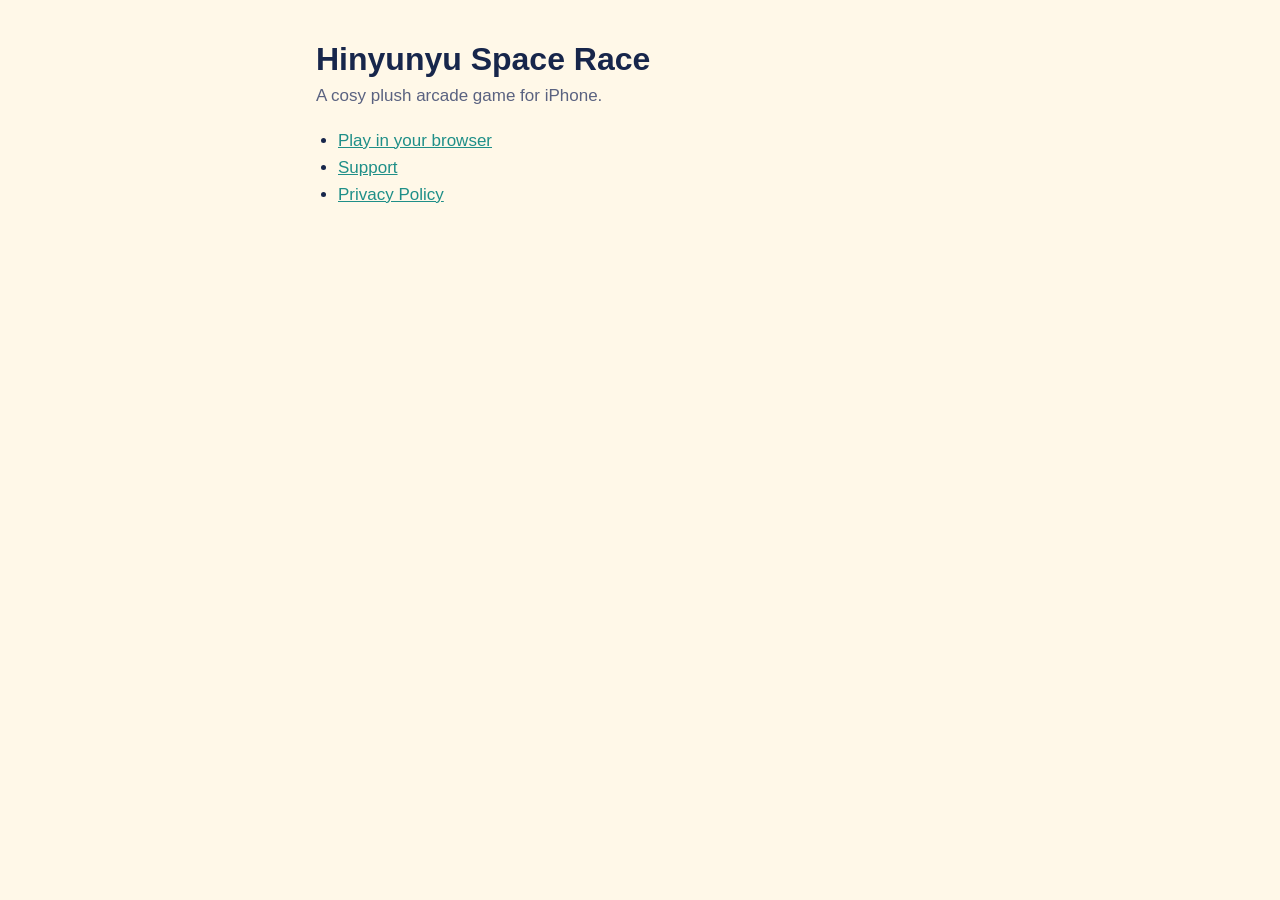
<file: index.html>
<!doctype html>
<html lang="en">
<head>
<meta charset="utf-8">
<meta name="viewport" content="width=device-width, initial-scale=1">
<title>Hinyunyu Space Race</title>
<link rel="stylesheet" href="style.css">
</head>
<body>
<main>
  <h1>Hinyunyu Space Race</h1>
  <p class="meta">A cosy plush arcade game for iPhone.</p>
  <ul>
    <li><a href="play/">Play in your browser</a></li>
    <li><a href="support.html">Support</a></li>
    <li><a href="privacy.html">Privacy Policy</a></li>
  </ul>
</main>
</body>
</html>
</file>
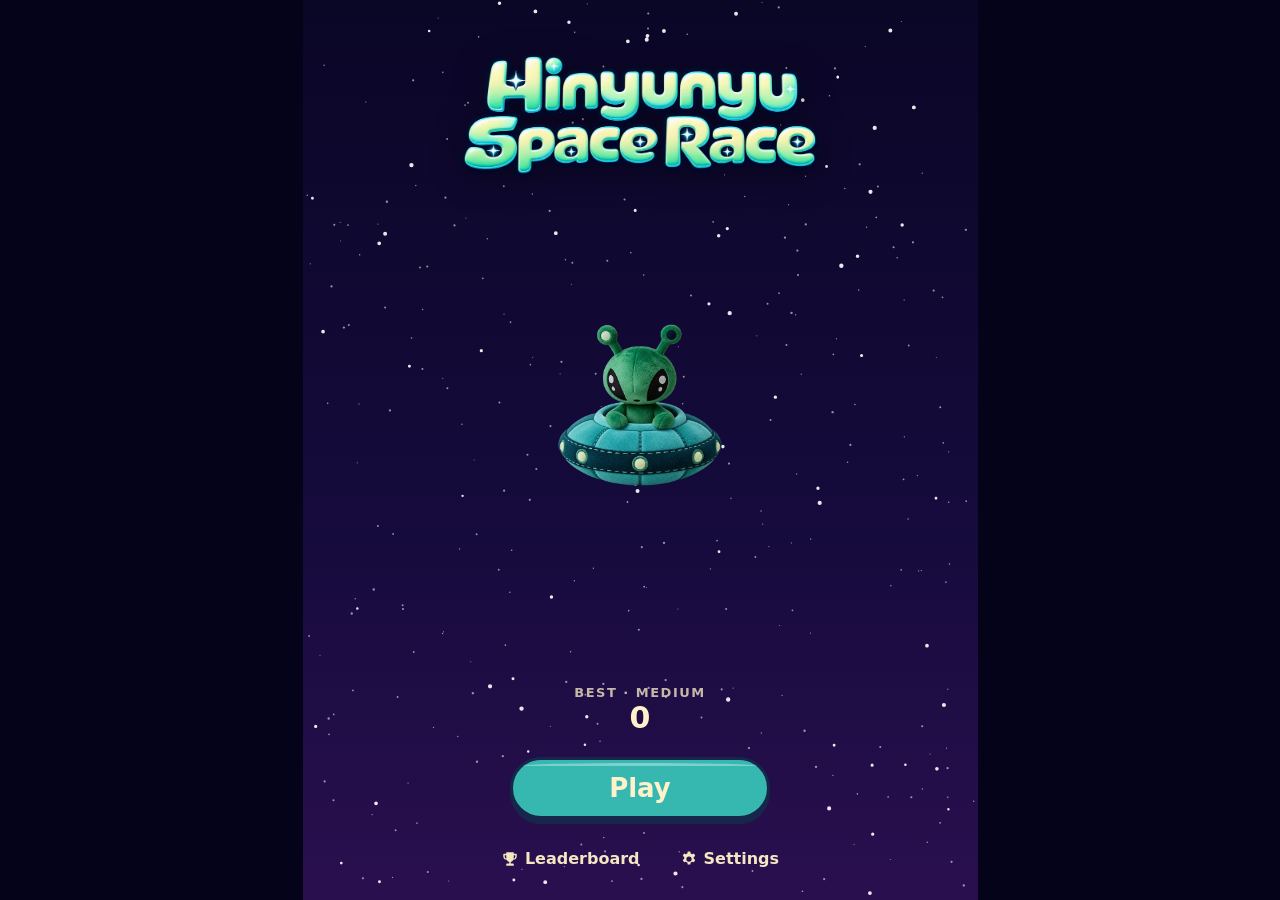
<file: play/index.html>
<!doctype html>
<html lang="en">
  <head>
    <meta charset="UTF-8" />
    <meta name="viewport" content="width=device-width, initial-scale=1, maximum-scale=1, user-scalable=no, viewport-fit=cover" />
    <title>Hinyunyu Space Race</title>
    <meta name="description" content="A cosy plush arcade game: dodge the meteors, catch the coins." />
    <meta name="theme-color" content="#0a0626" />
    <meta name="color-scheme" content="dark" />
    <link rel="manifest" href="./manifest.webmanifest" />
    <link rel="icon" type="image/png" sizes="32x32" href="./icons/favicon-32.png" />
    <link rel="apple-touch-icon" href="./icons/apple-touch-icon.png" />
    <meta name="mobile-web-app-capable" content="yes" />
    <meta name="apple-mobile-web-app-capable" content="yes" />
    <meta name="apple-mobile-web-app-title" content="Space Race" />
    <meta name="apple-mobile-web-app-status-bar-style" content="black-translucent" />
    <link rel="preload" as="image" href="./img/logo.webp" />
    <link rel="preload" as="image" href="./img/ufo.webp" />
    <script type="module" crossorigin src="./assets/index-QbU3AzHq.js"></script>
    <link rel="stylesheet" crossorigin href="./assets/index-CmI8bzHc.css">
  </head>
  <body>
    <main id="app">
    <canvas id="stage" aria-hidden="true"></canvas>

    <!-- Menü -->
    <section id="menu" class="screen">
      <img class="logo" src="./img/logo.webp" alt="Hinyunyu Space Race" />
      <img class="menu-ufo" src="./img/ufo.webp" alt="" aria-hidden="true" />
      <div class="menu-bottom">
        <div class="best">
          <div class="caption" id="menu-best-title">BEST · MEDIUM</div>
          <div class="best-value" id="menu-best">0</div>
        </div>
        <button class="chunky primary turquoise" id="play">Play</button>
        <div class="links">
          <button class="link" id="open-leaderboard"><svg viewBox="0 0 24 24" aria-hidden="true"><path d="M7 3h10v2h3a1 1 0 0 1 1 1v2a5 5 0 0 1-4.6 5A5 5 0 0 1 13 15.9V18h3a1 1 0 0 1 1 1v2H7v-2a1 1 0 0 1 1-1h3v-2.1A5 5 0 0 1 7.6 13 5 5 0 0 1 3 8V6a1 1 0 0 1 1-1h3V3Zm10 4v4.8A3 3 0 0 0 19 9V7h-2ZM5 7v2a3 3 0 0 0 2 2.8V7H5Z"/></svg>Leaderboard</button>
          <button class="link" id="open-settings"><svg viewBox="0 0 24 24" aria-hidden="true"><path d="M13.7 2l.5 2.6a8 8 0 0 1 1.9 1.1l2.5-.9 1.7 3-2 1.7a8 8 0 0 1 0 2.2l2 1.7-1.7 3-2.5-.9a8 8 0 0 1-1.9 1.1l-.5 2.6h-3.4l-.5-2.6a8 8 0 0 1-1.9-1.1l-2.5.9-1.7-3 2-1.7a8 8 0 0 1 0-2.2l-2-1.7 1.7-3 2.5.9a8 8 0 0 1 1.9-1.1l.5-2.6h3.4ZM12 8.5a3.5 3.5 0 1 0 0 7 3.5 3.5 0 0 0 0-7Z"/></svg>Settings</button>
        </div>
        <div class="install-hint" id="install-hint" hidden></div>
      </div>
    </section>

    <!-- Játék: HUD és szünet -->
    <section id="game" class="screen" hidden>
      <div class="hud">
        <div><div class="hud-title">TIME</div><div class="hud-value" id="hud-time">0</div></div>
        <div class="right"><div class="hud-title">SCORE</div><div class="hud-value" id="hud-score">0</div></div>
      </div>
      <div class="pause" id="pause" hidden>
        <div class="pause-title">Paused</div>
        <div class="pause-sub">Tap to continue</div>
      </div>
    </section>

    <!-- Eredmény -->
    <section id="gameover" class="screen" hidden>
      <div class="spacer"></div>
      <h1 class="over-title">Game over</h1>
      <div class="over-score">
        <div class="caption">SCORE</div>
        <div class="over-value" id="over-score">0</div>
        <div class="over-meta" id="over-meta">0 s · Medium</div>
      </div>
      <div class="over-best" id="over-best"></div>
      <div class="over-rank" id="over-rank" hidden></div>
      <div class="spacer"></div>
      <button class="link" id="over-leaderboard"><svg viewBox="0 0 24 24" aria-hidden="true"><path d="M7 3h10v2h3a1 1 0 0 1 1 1v2a5 5 0 0 1-4.6 5A5 5 0 0 1 13 15.9V18h3a1 1 0 0 1 1 1v2H7v-2a1 1 0 0 1 1-1h3v-2.1A5 5 0 0 1 7.6 13 5 5 0 0 1 3 8V6a1 1 0 0 1 1-1h3V3Zm10 4v4.8A3 3 0 0 0 19 9V7h-2ZM5 7v2a3 3 0 0 0 2 2.8V7H5Z"/></svg>Leaderboard</button>
      <button class="chunky primary" id="play-again">Play again</button>
      <button class="chunky secondary" id="to-menu">Menu</button>
    </section>

    </main>

    <!-- Lapok (sheet): beállítások és ranglista -->
    <div class="sheet-backdrop" id="sheet-backdrop" hidden></div>

    <div class="sheet small" id="settings" role="dialog" aria-modal="true" aria-labelledby="settings-title" hidden>
      <header><span></span><h2 id="settings-title">Settings</h2><button class="done" data-close>Done</button></header>
      <div class="sheet-body">
        <div class="section-title">DIFFICULTY</div>
        <div class="picker" id="settings-picker"></div>
        <div class="group">
          <label class="toggle"><span>Sound effects</span><input type="checkbox" id="opt-sound" /><i></i></label>
          <label class="toggle"><span>Music</span><input type="checkbox" id="opt-music" /><i></i></label>
          <label class="toggle" id="opt-haptics-row"><span>Vibration</span><input type="checkbox" id="opt-haptics" /><i></i></label>
        </div>
      </div>
    </div>

    <div class="sheet" id="install-help" role="dialog" aria-modal="true" aria-labelledby="install-help-title" hidden>
      <header><span></span><h2 id="install-help-title">Add to Home Screen</h2><button class="done" data-close>Done</button></header>
      <div class="sheet-body">
        <p class="help-intro">Put Hinyunyu Space Race on your Home Screen to play it like an app: full screen, and even without internet.</p>
        <ol class="steps">
          <li>
            <span class="step-no">1</span>
            <div><strong>Tap the Share button</strong><span class="key"><svg viewBox="0 0 24 24" aria-hidden="true"><path d="M12 2l4 4-1.4 1.4L13 5.8V15h-2V5.8L9.4 7.4 8 6l4-4ZM5 10h3v2H6v8h12v-8h-2v-2h3a1 1 0 0 1 1 1v10a1 1 0 0 1-1 1H5a1 1 0 0 1-1-1V11a1 1 0 0 1 1-1Z"/></svg></span>
              <p>It's in the bar at the bottom of Safari. Don't see it? Tap <span class="key dots">•••</span> first.</p></div>
          </li>
          <li>
            <span class="step-no">2</span>
            <div><strong>Tap “Add to Home Screen”</strong><span class="key"><svg viewBox="0 0 24 24" aria-hidden="true"><path d="M6 3h12a3 3 0 0 1 3 3v12a3 3 0 0 1-3 3H6a3 3 0 0 1-3-3V6a3 3 0 0 1 3-3Zm0 2a1 1 0 0 0-1 1v12a1 1 0 0 0 1 1h12a1 1 0 0 0 1-1V6a1 1 0 0 0-1-1H6Zm5 2h2v4h4v2h-4v4h-2v-4H7v-2h4V7Z"/></svg></span>
              <p>Scroll down the list if you can't see it straight away.</p></div>
          </li>
          <li>
            <span class="step-no">3</span>
            <div><strong>Tap “Add”</strong>
              <p>It's in the top right corner.</p></div>
          </li>
          <li>
            <span class="step-no">4</span>
            <div><strong>Open it from your Home Screen</strong>
              <p>Look for this icon <img class="step-icon" src="./icons/icon-192.png" alt="" /> and tap it to play.</p></div>
          </li>
        </ol>
        <p class="help-note">Using Chrome on iPhone? Tap the Share button <svg viewBox="0 0 24 24" aria-hidden="true"><path d="M12 2l4 4-1.4 1.4L13 5.8V15h-2V5.8L9.4 7.4 8 6l4-4ZM5 10h3v2H6v8h12v-8h-2v-2h3a1 1 0 0 1 1 1v10a1 1 0 0 1-1 1H5a1 1 0 0 1-1-1V11a1 1 0 0 1 1-1Z"/></svg> in the address bar, then follow steps 2–4.</p>
      </div>
    </div>

    <div class="sheet" id="leaderboard" role="dialog" aria-modal="true" aria-labelledby="leaderboard-title" hidden>
      <header><span></span><h2 id="leaderboard-title">Leaderboard</h2><button class="done" data-close>Done</button></header>
      <div class="sheet-body">
        <div class="picker" id="leaderboard-picker"></div>
        <div class="entries" id="entries"></div>
      </div>
    </div>

  </body>
</html>
</file>
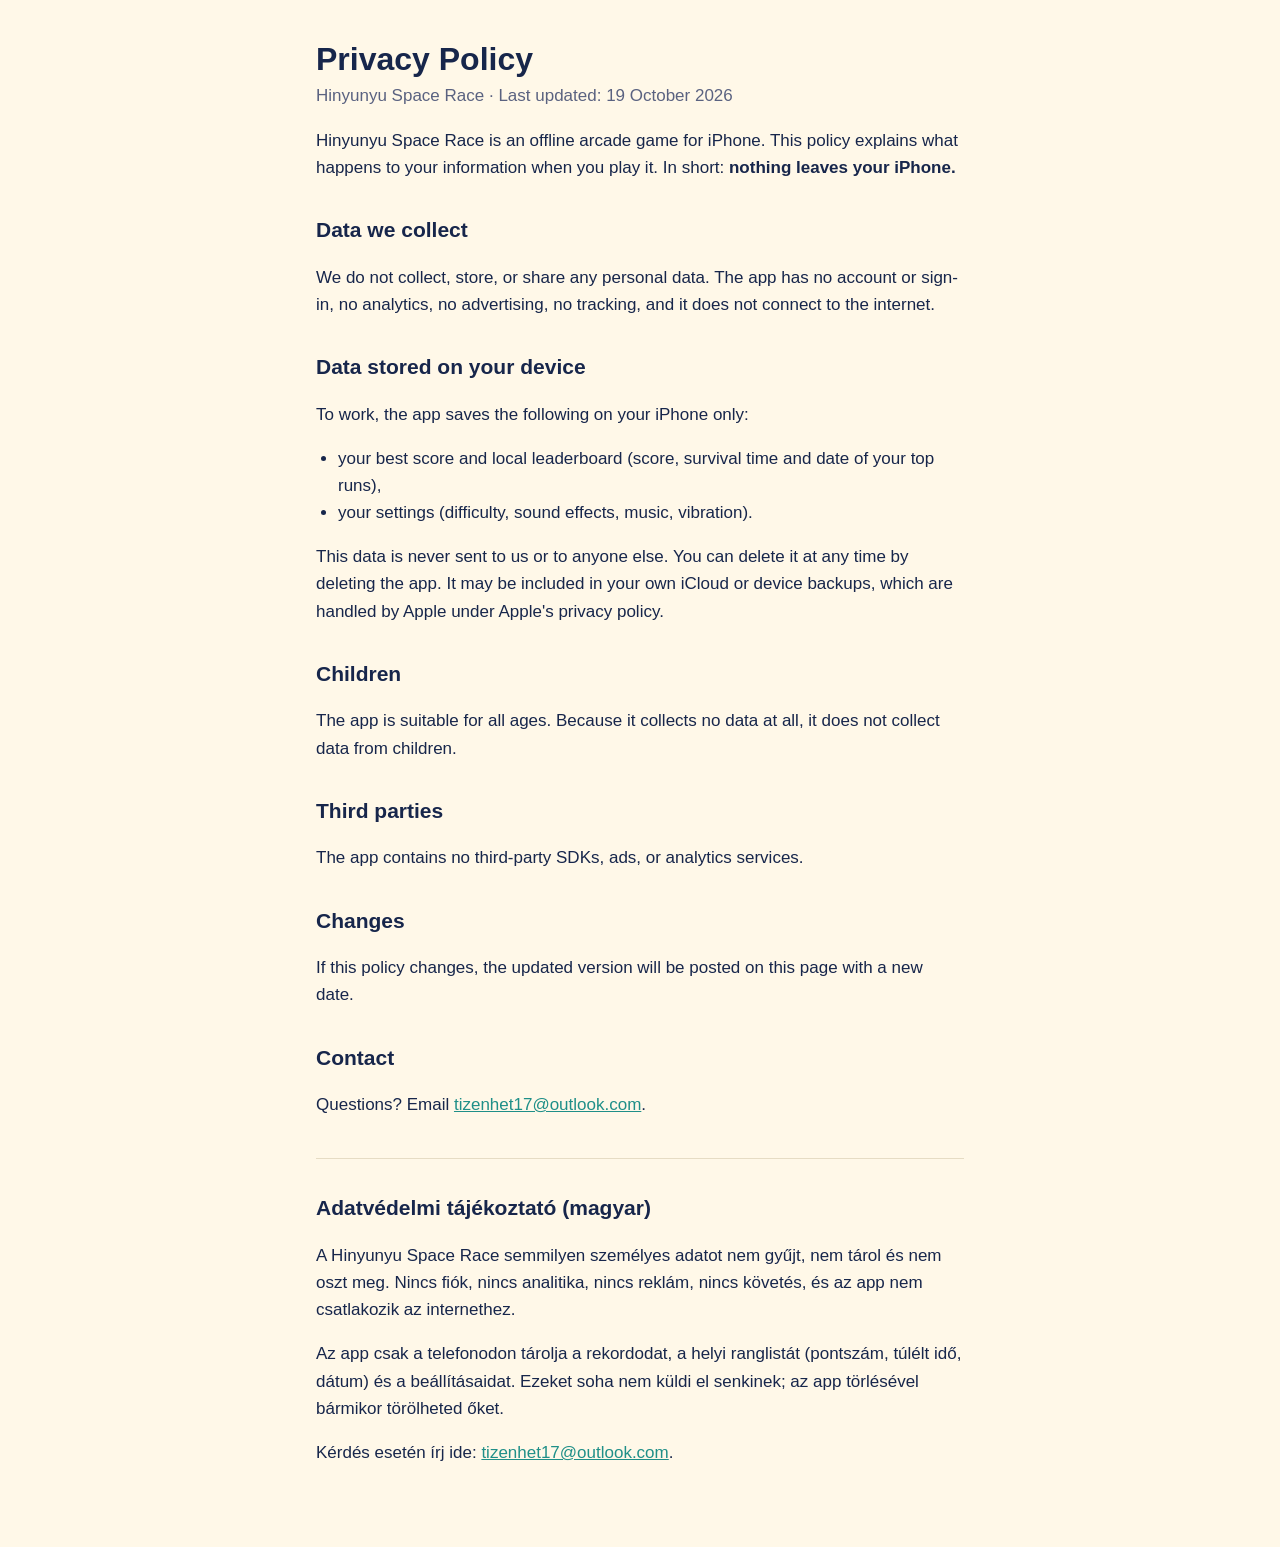
<file: privacy.html>
<!doctype html>
<html lang="en">
<head>
<meta charset="utf-8">
<meta name="viewport" content="width=device-width, initial-scale=1">
<title>Privacy Policy – Hinyunyu Space Race</title>
<link rel="stylesheet" href="style.css">
</head>
<body>
<main>
  <h1>Privacy Policy</h1>
  <p class="meta">Hinyunyu Space Race · Last updated: 19 October 2026</p>

  <p>Hinyunyu Space Race is an offline arcade game for iPhone. This policy explains what happens to your
  information when you play it. In short: <strong>nothing leaves your iPhone.</strong></p>

  <h2>Data we collect</h2>
  <p>We do not collect, store, or share any personal data. The app has no account or sign-in, no analytics,
  no advertising, no tracking, and it does not connect to the internet.</p>

  <h2>Data stored on your device</h2>
  <p>To work, the app saves the following on your iPhone only:</p>
  <ul>
    <li>your best score and local leaderboard (score, survival time and date of your top runs),</li>
    <li>your settings (difficulty, sound effects, music, vibration).</li>
  </ul>
  <p>This data is never sent to us or to anyone else. You can delete it at any time by deleting the app.
  It may be included in your own iCloud or device backups, which are handled by Apple under Apple's privacy policy.</p>

  <h2>Children</h2>
  <p>The app is suitable for all ages. Because it collects no data at all, it does not collect data from children.</p>

  <h2>Third parties</h2>
  <p>The app contains no third-party SDKs, ads, or analytics services.</p>

  <h2>Changes</h2>
  <p>If this policy changes, the updated version will be posted on this page with a new date.</p>

  <h2>Contact</h2>
  <p>Questions? Email <a href="mailto:tizenhet17@outlook.com">tizenhet17@outlook.com</a>.</p>

  <hr>
  <h2 lang="hu">Adatvédelmi tájékoztató (magyar)</h2>
  <div lang="hu">
    <p>A Hinyunyu Space Race semmilyen személyes adatot nem gyűjt, nem tárol és nem oszt meg. Nincs fiók,
    nincs analitika, nincs reklám, nincs követés, és az app nem csatlakozik az internethez.</p>
    <p>Az app csak a telefonodon tárolja a rekordodat, a helyi ranglistát (pontszám, túlélt idő, dátum) és
    a beállításaidat. Ezeket soha nem küldi el senkinek; az app törlésével bármikor törölheted őket.</p>
    <p>Kérdés esetén írj ide: <a href="mailto:tizenhet17@outlook.com">tizenhet17@outlook.com</a>.</p>
  </div>
</main>
</body>
</html>
</file>
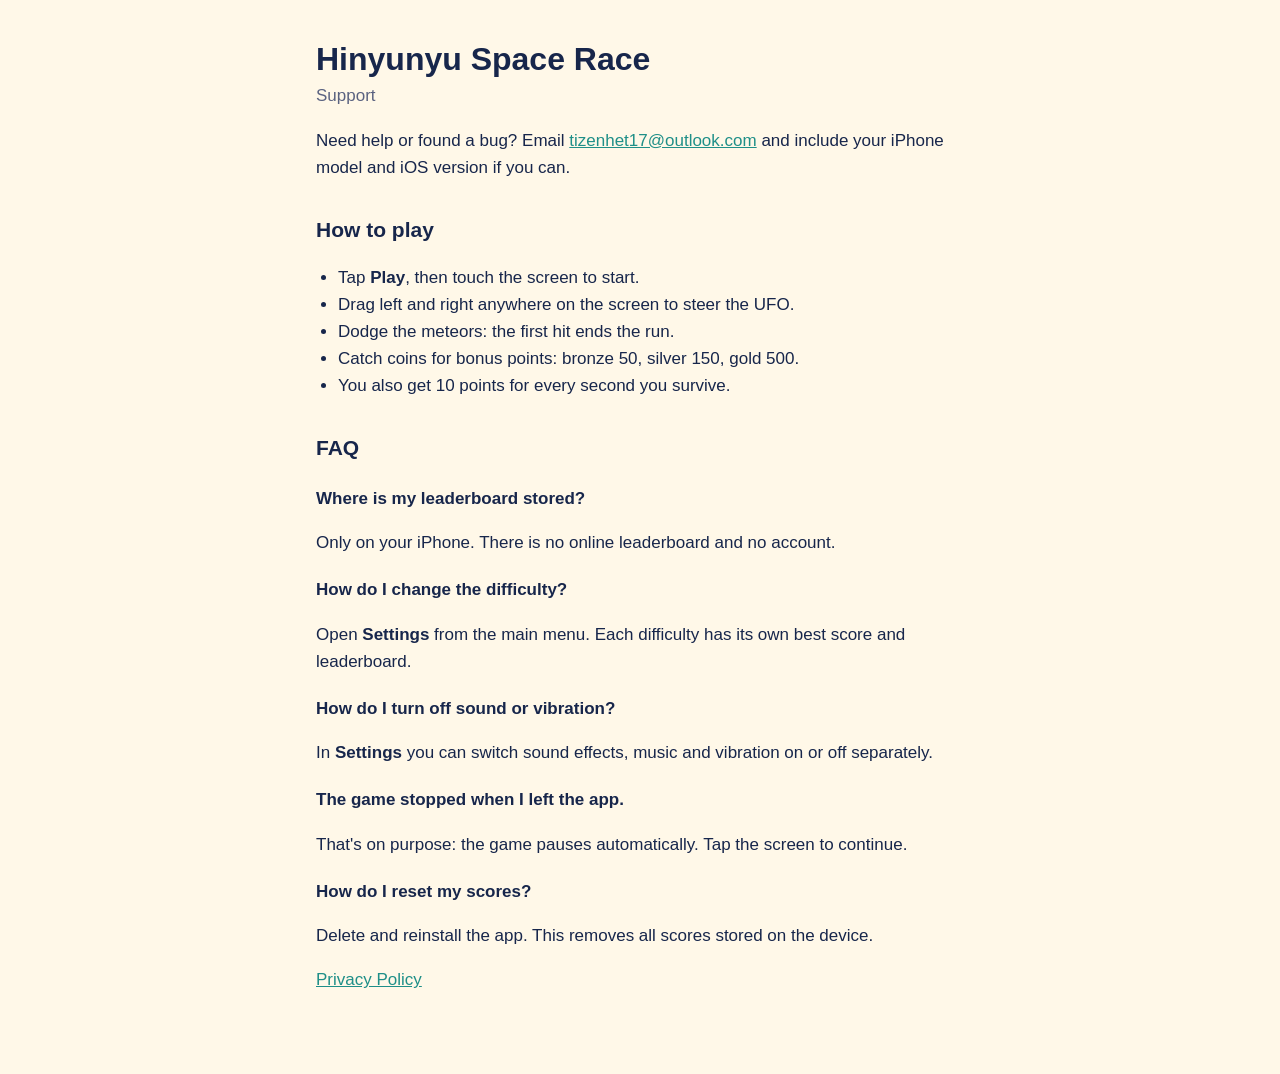
<file: support.html>
<!doctype html>
<html lang="en">
<head>
<meta charset="utf-8">
<meta name="viewport" content="width=device-width, initial-scale=1">
<title>Support – Hinyunyu Space Race</title>
<link rel="stylesheet" href="style.css">
</head>
<body>
<main>
  <h1>Hinyunyu Space Race</h1>
  <p class="meta">Support</p>

  <p>Need help or found a bug? Email <a href="mailto:tizenhet17@outlook.com">tizenhet17@outlook.com</a>
  and include your iPhone model and iOS version if you can.</p>

  <h2>How to play</h2>
  <ul>
    <li>Tap <strong>Play</strong>, then touch the screen to start.</li>
    <li>Drag left and right anywhere on the screen to steer the UFO.</li>
    <li>Dodge the meteors: the first hit ends the run.</li>
    <li>Catch coins for bonus points: bronze 50, silver 150, gold 500.</li>
    <li>You also get 10 points for every second you survive.</li>
  </ul>

  <h2>FAQ</h2>
  <h3>Where is my leaderboard stored?</h3>
  <p>Only on your iPhone. There is no online leaderboard and no account.</p>
  <h3>How do I change the difficulty?</h3>
  <p>Open <strong>Settings</strong> from the main menu. Each difficulty has its own best score and leaderboard.</p>
  <h3>How do I turn off sound or vibration?</h3>
  <p>In <strong>Settings</strong> you can switch sound effects, music and vibration on or off separately.</p>
  <h3>The game stopped when I left the app.</h3>
  <p>That's on purpose: the game pauses automatically. Tap the screen to continue.</p>
  <h3>How do I reset my scores?</h3>
  <p>Delete and reinstall the app. This removes all scores stored on the device.</p>

  <p><a href="privacy.html">Privacy Policy</a></p>
</main>
</body>
</html>
</file>
<file: style.css>
:root {
  --bg: #fff8e8;
  --text: #17264b;
  --muted: #5a6280;
  --accent: #1f8f88;
  --rule: #e6dcc4;
}
@media (prefers-color-scheme: dark) {
  :root {
    --bg: #0f0830;
    --text: #fff1c9;
    --muted: #b9b2d6;
    --accent: #36b8b0;
    --rule: #2c2257;
  }
}
* { box-sizing: border-box; }
body {
  margin: 0;
  background: var(--bg);
  color: var(--text);
  font: 17px/1.6 -apple-system, BlinkMacSystemFont, "SF Pro Text", "Segoe UI", Roboto, sans-serif;
}
main { max-width: 680px; margin: 0 auto; padding: 40px 16px 64px; }
h1 { font-size: 32px; line-height: 1.2; margin: 0 0 4px; }
h2 { font-size: 21px; margin: 32px 0 8px; }
h3 { font-size: 17px; margin: 20px 0 4px; }
.meta { color: var(--muted); margin-top: 0; }
a { color: var(--accent); }
hr { border: 0; border-top: 1px solid var(--rule); margin: 40px 0 0; }
ul { padding-left: 22px; }
</file>
<file: play/assets/index-CmI8bzHc.css>
:root{--bg-top:#0a0626;--bg-mid:#160b3d;--bg-bottom:#2a0f4f;--accent:#ffb81c;--highlight:#ffe27a;--turquoise:#36b8b0;--space-blue:#17264b;--cream:#fff1c9;--sun:#ffd166;--rounded:ui-rounded, "SF Pro Rounded", "Nunito", system-ui, -apple-system, "Segoe UI", Roboto, sans-serif;--system:system-ui, -apple-system, "SF Pro Text", "Segoe UI", Roboto, sans-serif;--safe-top:env(safe-area-inset-top,0px);--safe-bottom:env(safe-area-inset-bottom,0px);--lightningcss-light: ;--lightningcss-dark:initial;color-scheme:dark}*{box-sizing:border-box}html,body{background:var(--bg-bottom);color:#fff;height:100%;font-family:var(--system);overscroll-behavior:none;-webkit-user-select:none;user-select:none;-webkit-touch-callout:none;-webkit-tap-highlight-color:transparent;touch-action:none;margin:0;overflow:hidden}[hidden]{display:none!important}button{font:inherit;color:inherit;cursor:pointer;touch-action:manipulation;background:0 0;border:0;padding:0}img{-webkit-user-drag:none}#app{max-width:75vh;background:var(--bg-mid);max-width:75dvh;margin:0 auto;position:fixed;inset:0;overflow:hidden}@media (min-aspect-ratio:3/4){html,body{background:#05031a}}#stage{width:100%;height:100%;display:block;position:absolute;inset:0}.screen{padding:calc(var(--safe-top) + 8px) 24px calc(var(--safe-bottom) + 24px);flex-direction:column;align-items:center;animation:.25s ease-in-out fade-in;display:flex;position:absolute;inset:0}@keyframes fade-in{0%{opacity:0}}#menu .logo{filter:drop-shadow(0 6px 16px #00000059);width:min(360px,100% - 8px);margin-top:5vh}.menu-ufo{pointer-events:none;width:170px;animation:1.6s ease-in-out infinite alternate hover;position:absolute;top:45%;left:50%;translate:-50% -50%}@keyframes hover{0%{transform:translateY(6px)}to{transform:translateY(-6px)}}.menu-bottom{flex-direction:column;align-items:center;gap:22px;width:100%;margin-top:auto;display:flex}.caption{font:800 13px var(--rounded);letter-spacing:1.5px;color:color-mix(in srgb, var(--cream) 75%, transparent)}.best{text-align:center}.best-value{font:800 30px var(--rounded);font-variant-numeric:tabular-nums;color:var(--cream)}.links{gap:32px;display:flex}.link{font:700 16px var(--rounded);color:color-mix(in srgb, var(--cream) 95%, transparent);align-items:center;gap:6px;padding:8px 4px;display:inline-flex}.link:active{opacity:.6}.link svg{fill:currentColor;width:18px;height:18px}.install-hint{text-align:center;max-width:300px;font:600 13px var(--rounded);color:color-mix(in srgb, var(--cream) 70%, transparent);line-height:1.4}.install-hint button{color:var(--sun);font-weight:800;text-decoration:underline}.install-hint .need-help{font:800 15px var(--rounded);color:var(--turquoise);text-underline-offset:3px;margin-top:4px;padding:2px 4px;text-decoration:underline;display:inline-block}.install-hint svg{vertical-align:-2px;fill:currentColor;width:14px;height:14px}.chunky{border:3px solid var(--space-blue);width:100%;max-width:260px;box-shadow:0 5px 0 var(--space-blue);font-family:var(--rounded);border-radius:999px;font-weight:800;transition:transform .1s ease-out,box-shadow .1s ease-out;position:relative}.chunky:after{content:"";pointer-events:none;border-top:3px solid #ffffff59;border-radius:999px 999px 0 0/100% 100% 0 0;height:40%;position:absolute;inset:3px 10px auto}.chunky:active{box-shadow:0 1px 0 var(--space-blue);transform:translateY(4px)}.chunky.primary{background:var(--sun);min-height:62px;color:var(--space-blue);font-size:26px}.chunky.primary.turquoise{background:var(--turquoise);color:var(--cream)}.chunky.secondary{background:var(--turquoise);min-height:50px;color:var(--cream);margin-top:4px;font-size:19px}#game{pointer-events:none;padding:0}.hud{width:100%;padding:calc(var(--safe-top) + 8px) 20px 0;justify-content:space-between;align-items:flex-start;display:flex}.hud .right{text-align:right}.hud-title{font:700 12px var(--system);letter-spacing:1.5px;color:#fffc}.hud-value{font:700 30px var(--system);font-variant-numeric:tabular-nums;line-height:1.1}.pause{pointer-events:auto;background:#00000073;flex-direction:column;justify-content:center;align-items:center;gap:10px;display:flex;position:absolute;inset:0}.pause-title{font:800 44px var(--system)}.pause-sub{font:700 20px var(--system);color:var(--highlight)}#gameover{gap:24px}#gameover .spacer{flex:1}.over-title{font:800 44px var(--rounded);color:var(--cream);margin:0}.over-score{flex-direction:column;align-items:center;gap:6px;display:flex}.over-score .caption{color:color-mix(in srgb, var(--cream) 80%, transparent);font-weight:700}.over-value{font:800 64px var(--rounded);font-variant-numeric:tabular-nums;color:var(--cream);line-height:1}.over-meta{font:600 15px var(--rounded);color:color-mix(in srgb, var(--cream) 70%, transparent)}.over-best{font:600 17px var(--rounded);color:color-mix(in srgb, var(--cream) 80%, transparent)}.over-best.new{font:800 26px var(--rounded);color:var(--sun)}.over-rank{font:700 16px var(--rounded);color:color-mix(in srgb, var(--sun) 90%, transparent)}#gameover .link{margin-bottom:-8px}.sheet-backdrop{background:#00000073;animation:.25s ease-out fade-in;position:fixed;inset:0}.sheet{max-width:560px;height:calc(100% - var(--safe-top) - 12px);background:var(--bg-mid);touch-action:pan-y;border-radius:14px 14px 0 0;flex-direction:column;margin:0 auto;animation:.3s cubic-bezier(.2,.9,.3,1) slide-up;display:flex;position:fixed;bottom:0;left:0;right:0;box-shadow:0 -8px 30px #0006}.sheet.small{height:auto;max-height:calc(100% - var(--safe-top) - 12px)}@keyframes slide-up{0%{transform:translateY(100%)}}.sheet header{grid-template-columns:1fr auto 1fr;align-items:center;padding:14px 16px 10px;display:grid}.sheet h2{font:600 17px var(--system);margin:0}.done{font:600 17px var(--system);color:var(--turquoise);justify-self:end;padding:4px}.sheet-body{-webkit-overflow-scrolling:touch;overscroll-behavior:contain;padding:8px 20px calc(var(--safe-bottom) + 20px);flex-direction:column;flex:1;gap:16px;display:flex;overflow-y:auto}.section-title{font:400 13px var(--system);color:#ffffff8c;margin:4px 0 -8px 16px}.picker{background:color-mix(in srgb, var(--space-blue) 85%, transparent);width:100%;max-width:300px;box-shadow:inset 0 0 0 1.5px color-mix(in srgb, var(--turquoise) 50%, transparent);border-radius:999px;align-self:center;gap:4px;padding:4px;display:flex;position:relative}.picker button{min-height:38px;font:800 16px var(--rounded);color:color-mix(in srgb, var(--cream) 60%, transparent);border-radius:999px;flex:1;transition:background-color .2s,color .2s}.picker button[aria-pressed=true]{background:var(--turquoise);color:var(--cream);box-shadow:inset 0 0 0 1.5px color-mix(in srgb, var(--cream) 35%, transparent)}.group{background:#ffffff12;border-radius:10px;overflow:hidden}.toggle{min-height:48px;font:400 17px var(--system);cursor:pointer;justify-content:space-between;align-items:center;padding:0 16px;display:flex;position:relative}.toggle+.toggle{box-shadow:inset 0 .5px #ffffff26}.toggle input{opacity:0;pointer-events:none;position:absolute}.toggle i{background:#78788052;border-radius:999px;width:51px;height:31px;transition:background-color .2s;position:relative}.toggle i:after{content:"";background:#fff;border-radius:50%;width:27px;height:27px;transition:transform .2s;position:absolute;top:2px;left:2px;box-shadow:0 2px 4px #00000040}.toggle input:checked+i{background:var(--turquoise)}.toggle input:checked+i:after{transform:translate(20px)}.toggle input:focus-visible+i{outline:2px solid var(--sun);outline-offset:2px}.help-intro{font:400 16px/1.45 var(--system);color:#fffc;margin:0}.steps{flex-direction:column;gap:10px;margin:0;padding:0;list-style:none;display:flex}.steps li{background:#ffffff12;border-radius:14px;align-items:flex-start;gap:14px;padding:14px;display:flex}.step-no{width:32px;height:32px;font:800 17px var(--rounded);color:var(--space-blue);background:var(--sun);border-radius:50%;flex:none;place-items:center;display:grid}.steps strong{font:700 17px/1.3 var(--system);vertical-align:middle}.steps p{font:400 15px/1.4 var(--system);color:#ffffffa6;margin:4px 0 0}.key{vertical-align:middle;color:#0a84ff;background:#ffffffeb;border-radius:8px;place-items:center;min-width:30px;height:30px;margin-left:8px;padding:0 4px;display:inline-grid}.key svg{fill:currentColor;width:20px;height:20px}.key.dots{min-width:26px;height:22px;font:800 13px var(--system);letter-spacing:1px;margin:0 2px}.step-icon{vertical-align:middle;border-radius:7px;width:30px;height:30px;margin:0 2px}.help-note{font:400 14px/1.45 var(--system);color:#ffffff8c;margin:0}.help-note svg{vertical-align:-2px;fill:currentColor;width:15px;height:15px}.entries{flex-direction:column;gap:8px;display:flex}.entry{background:#ffffff12;border-radius:14px;align-items:center;gap:14px;padding:10px 14px;display:flex}.entry.highlight{box-shadow:inset 0 0 0 1.5px var(--turquoise);background:#ffffff29}.entry .rank{text-align:center;width:32px;font:800 20px var(--system);font-variant-numeric:tabular-nums;color:color-mix(in srgb, var(--cream) 60%, transparent)}.entry .rank.top{color:var(--sun)}.entry .info{flex:1;min-width:0}.entry .score{font:700 22px var(--system);font-variant-numeric:tabular-nums}.entry .meta{font:500 13px var(--system);color:#fff9;white-space:nowrap;text-overflow:ellipsis;overflow:hidden}.entry .new{font:800 12px var(--system);letter-spacing:1px;color:var(--space-blue);background:var(--sun);border-radius:999px;padding:4px 8px}.empty{text-align:center;margin:18vh auto 0}.empty strong{font:700 20px var(--system);color:#ffffffb3;margin-bottom:6px;display:block}.empty span{font:400 15px var(--system);color:#ffffff80}@media (max-height:560px){#menu .logo{width:min(240px,60vw);margin-top:2vh}.menu-ufo{width:110px;top:42%}.menu-bottom,#gameover{gap:12px}}@media (prefers-reduced-motion:reduce){.menu-ufo{animation:none}}
</file>
